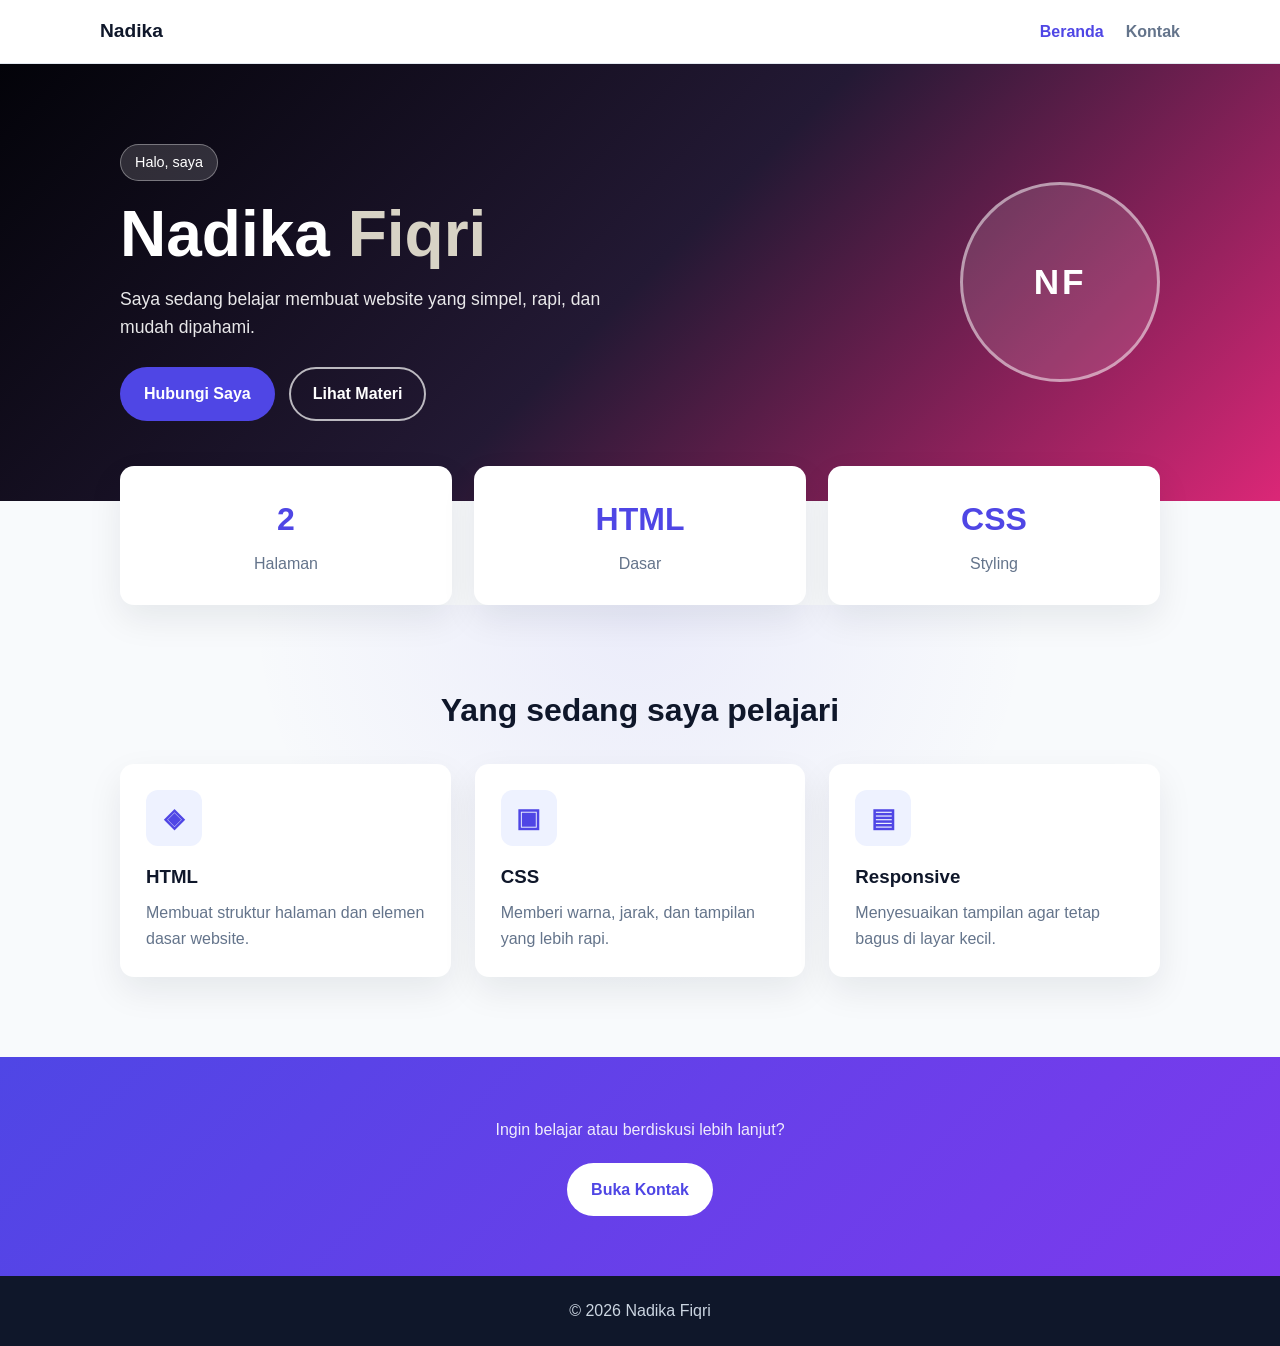
<file: index.html>
<!DOCTYPE html>
<html lang="id">
<head>
  <meta charset="UTF-8">
  <meta name="viewport" content="width=device-width, initial-scale=1.0">
  <title>Nadika Fiqri | Portofolio</title>
  <link rel="stylesheet" href="style.css">
</head>
<body>
  <header class="navbar">
    <div class="container nav-inner">
      <a href="index.html" class="logo">Nadika</a>
      <nav>
        <a href="index.html" class="active">Beranda</a>
        <a href="halaman2.html">Kontak</a>
      </nav>
    </div>
  </header>

  <main>
    <section class="hero">
      <div class="container hero-inner">
        <div class="hero-text">
          <span class="eyebrow">Halo, saya</span>
          <h1>Nadika <span class="highlight">Fiqri</span></h1>
          <p class="subtitle">Saya sedang belajar membuat website yang simpel, rapi, dan mudah dipahami.</p>
          <div class="hero-buttons">
            <a href="halaman2.html" class="btn btn-primary">Hubungi Saya</a>
            <a href="#belajar" class="btn btn-outline">Lihat Materi</a>
          </div>
        </div>

        <div class="hero-figure">
          <div class="avatar">NF</div>
        </div>
      </div>
    </section>

    <section class="stats">
      <div class="container stats-grid">
        <div class="stat-card">
          <h3>2</h3>
          <p>Halaman</p>
        </div>
        <div class="stat-card">
          <h3>HTML</h3>
          <p>Dasar</p>
        </div>
        <div class="stat-card">
          <h3>CSS</h3>
          <p>Styling</p>
        </div>
      </div>
    </section>

    <section class="learning" id="belajar">
      <div class="container">
        <h2 class="section-title">Yang sedang saya pelajari</h2>
        <div class="cards">
          <article class="card">
            <div class="card-icon">◈</div>
            <h3>HTML</h3>
            <p>Membuat struktur halaman dan elemen dasar website.</p>
          </article>

          <article class="card">
            <div class="card-icon">▣</div>
            <h3>CSS</h3>
            <p>Memberi warna, jarak, dan tampilan yang lebih rapi.</p>
          </article>

          <article class="card">
            <div class="card-icon">▤</div>
            <h3>Responsive</h3>
            <p>Menyesuaikan tampilan agar tetap bagus di layar kecil.</p>
          </article>
        </div>
      </div>
    </section>

    <section class="cta">
      <div class="container">
        <p>Ingin belajar atau berdiskusi lebih lanjut?</p>
        <a href="halaman2.html" class="btn btn-white">Buka Kontak</a>
      </div>
    </section>
  </main>

  <footer>
    <div class="container footer-inner">
      <p>© 2026 Nadika Fiqri</p>
    </div>
  </footer>
</body>
</html>
</file>
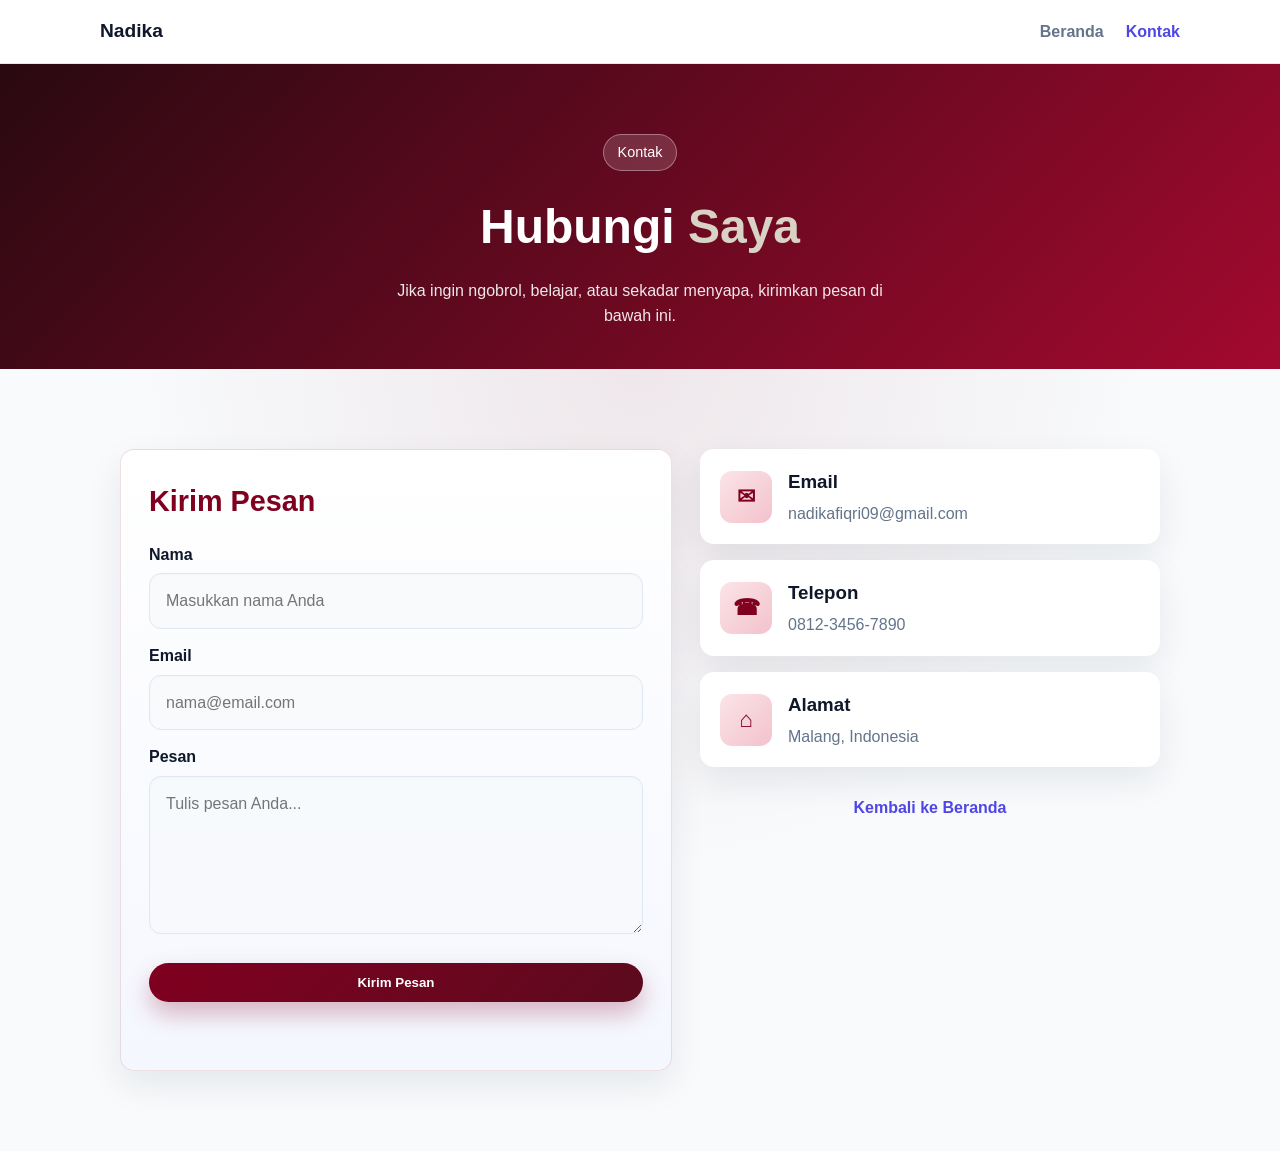
<file: halaman2.html>
<!DOCTYPE html>
<html lang="id">
<head>
  <meta charset="UTF-8">
  <meta name="viewport" content="width=device-width, initial-scale=1.0">
  <title>Kontak | Nadika Fiqri</title>
  <link rel="stylesheet" href="style.css">
</head>
<body>
  <header class="navbar">
    <div class="container nav-inner">
      <a href="index.html" class="logo">Nadika</a>
      <nav>
        <a href="index.html">Beranda</a>
        <a href="halaman2.html" class="active">Kontak</a>
      </nav>
    </div>
  </header>

  <section class="page-head">
    <div class="container">
      <span class="eyebrow">Kontak</span>
      <h1>Hubungi <span class="highlight">Saya</span></h1>
      <p>Jika ingin ngobrol, belajar, atau sekadar menyapa, kirimkan pesan di bawah ini.</p>
    </div>
  </section>

  <section class="contact">
    <div class="container contact-grid">
      <div class="contact-form card">
        <h2>Kirim Pesan</h2>
        <form id="contactForm">
          <label for="nama">Nama</label>
          <input type="text" id="nama" name="nama" placeholder="Masukkan nama Anda" required>

          <label for="email">Email</label>
          <input type="email" id="email" name="email" placeholder="nama@email.com" required>

          <label for="pesan">Pesan</label>
          <textarea id="pesan" name="pesan" rows="5" placeholder="Tulis pesan Anda..." required></textarea>

          <button type="submit" id="submitBtn" class="btn btn-primary btn-block">Kirim Pesan</button>
          <p id="formStatus" aria-live="polite"></p>
        </form>
      </div>

      <div class="contact-info">
        <div class="info-card card">
          <div class="info-icon">✉</div>
          <div>
            <h3>Email</h3>
            <p>nadikafiqri09@gmail.com</p>
          </div>
        </div>

        <div class="info-card card">
          <div class="info-icon">☎</div>
          <div>
            <h3>Telepon</h3>
            <p>0812-3456-7890</p>
          </div>
        </div>

        <div class="info-card card">
          <div class="info-icon">⌂</div>
          <div>
            <h3>Alamat</h3>
            <p>Malang, Indonesia</p>
          </div>
        </div>

        <a href="index.html" class="btn btn-outline btn-block">Kembali ke Beranda</a>
      </div>
    </div>
  </section>

  <script src="script.js" defer></script>
</body>
</html>
</file>
<file: style.css>
:root {
  --primary: #4f46e5;
  --primary-dark: #3b37c9;
  --accent: #d8d3c5;
  --dark: #0f172a;
  --gray: #64748b;
  --light: #f8fafc;
  --white: #ffffff;
  --radius: 14px;
  --shadow: 0 14px 35px rgba(15, 23, 42, 0.08);
}

* {
  margin: 0;
  padding: 0;
  box-sizing: border-box;
}

html {
  scroll-behavior: smooth;
}

body {
  font-family: "Segoe UI", Arial, sans-serif;
  line-height: 1.6;
  color: var(--dark);
  background: var(--light);
}

img {
  max-width: 100%;
}

.container {
  max-width: 1080px;
  margin: 0 auto;
  padding: 0 20px;
}

.navbar {
  background: var(--white);
  border-bottom: 1px solid #e2e8f0;
  position: sticky;
  top: 0;
  z-index: 10;
}

.nav-inner {
  display: flex;
  align-items: center;
  justify-content: space-between;
  padding: 16px 0;
}

.logo {
  text-decoration: none;
  color: var(--dark);
  font-size: 1.2rem;
  font-weight: 700;
}

nav {
  display: flex;
  gap: 22px;
}

nav a {
  text-decoration: none;
  color: var(--gray);
  font-weight: 600;
  transition: color 0.2s ease;
}

nav a:hover,
nav a.active {
  color: var(--primary);
}

.hero {
  background: linear-gradient(135deg, #030309, #231934, #db2777);
  color: var(--white);
  padding: 80px 0;
}

.hero-inner {
  display: flex;
  align-items: center;
  justify-content: space-between;
  gap: 40px;
}

.hero-text {
  flex: 1;
}

.eyebrow {
  display: inline-block;
  background: rgba(255, 255, 255, 0.15);
  border: 1px solid rgba(255, 255, 255, 0.35);
  border-radius: 999px;
  padding: 6px 14px;
  margin-bottom: 18px;
  font-size: 0.9rem;
}

.hero h1 {
  font-size: clamp(2.3rem, 5vw, 4rem);
  line-height: 1.1;
  margin-bottom: 16px;
}

.highlight {
  color: var(--accent);
}

.subtitle {
  max-width: 500px;
  font-size: 1.1rem;
  opacity: 0.9;
  margin-bottom: 26px;
}

.hero-buttons {
  display: flex;
  gap: 14px;
  flex-wrap: wrap;
}

.btn {
  display: inline-block;
  padding: 12px 22px;
  border-radius: 999px;
  text-decoration: none;
  border: 2px solid transparent;
  font-weight: 600;
  transition: all 0.2s ease;
}

.btn:hover {
  transform: translateY(-2px);
}

.btn-primary {
  background: var(--primary);
  color: var(--white);
}

.btn-primary:hover {
  background: var(--primary-dark);
}

.btn-outline {
  background: transparent;
  color: var(--primary);
  border-color: var(--primary);
}

.btn-outline:hover {
  background: var(--primary);
  color: var(--white);
}

.hero .btn-outline {
  color: var(--white);
  border-color: rgba(255, 255, 255, 0.7);
}

.hero .btn-outline:hover {
  background: var(--white);
  color: var(--primary);
}

.btn-white {
  background: var(--white);
  color: var(--primary);
}

.hero-figure {
  display: flex;
  justify-content: center;
  align-items: center;
}

.avatar {
  width: 200px;
  height: 200px;
  border-radius: 50%;
  display: flex;
  align-items: center;
  justify-content: center;
  font-size: 2.2rem;
  font-weight: 700;
  letter-spacing: 0.08em;
  background: rgba(255, 255, 255, 0.12);
  border: 3px solid rgba(255, 255, 255, 0.5);
}

.stats {
  margin-top: -35px;
}

.stats-grid {
  display: grid;
  grid-template-columns: repeat(3, minmax(0, 1fr));
  gap: 22px;
}

.stat-card,
.card,
.info-card {
  background: var(--white);
  border-radius: var(--radius);
  box-shadow: var(--shadow);
}

.stat-card {
  text-align: center;
  padding: 28px 18px;
}

.stat-card h3 {
  font-size: 2rem;
  color: var(--primary);
  margin-bottom: 6px;
}

.stat-card p {
  color: var(--gray);
}

.learning,
.contact {
  padding: 80px 0;
  background: radial-gradient(circle at top, rgba(79, 70, 229, 0.08), transparent 50%);
}

.section-title {
  text-align: center;
  font-size: 2rem;
  margin-bottom: 28px;
}

.cards {
  display: grid;
  grid-template-columns: repeat(3, minmax(0, 1fr));
  gap: 24px;
}

.card {
  padding: 26px;
}

.card-icon {
  width: 56px;
  height: 56px;
  border-radius: 12px;
  display: flex;
  align-items: center;
  justify-content: center;
  background: #eef2ff;
  color: var(--primary);
  font-size: 1.6rem;
  font-weight: 700;
  margin-bottom: 16px;
}

.card h3 {
  margin-bottom: 8px;
}

.card p,
.info-card p,
.page-head p,
.cta p {
  color: var(--gray);
}

.cta {
  background: linear-gradient(135deg, #4f46e5, #7c3aed);
  padding: 60px 0;
  text-align: center;
}

.cta p {
  color: var(--white);
  opacity: 0.9;
  margin-bottom: 20px;
}

.page-head {
  background: linear-gradient(135deg, #2a0911, #a3092f);
  color: var(--white);
  padding: 70px 0 40px;
  text-align: center;
}

.page-head h1 {
  font-size: clamp(2.2rem, 4vw, 3rem);
  margin-bottom: 12px;
}

.page-head p {
  max-width: 520px;
  margin: 0 auto;
  color: rgba(255, 255, 255, 0.9);
}

.contact-grid {
  display: grid;
  grid-template-columns: 1.2fr 1fr;
  gap: 28px;
  align-items: start;
}

.contact-form {
  padding: 28px;
  background: linear-gradient(180deg, #ffffff 0%, #f5f7ff 100%);
  border: 1px solid rgba(79, 70, 229, 0.08);
  transition: transform 0.25s ease, box-shadow 0.25s ease;
}

.contact-form:hover {
  transform: translateY(-4px);
  box-shadow: 0 22px 45px rgba(79, 70, 229, 0.1);
}

.contact-form h2 {
  margin-bottom: 18px;
  color: var(--primary);
  font-size: 1.8rem;
}

form label {
  display: block;
  font-weight: 600;
  margin: 14px 0 6px;
  color: var(--dark);
}

form input,
form textarea {
  width: 100%;
  padding: 14px 16px;
  border: 1px solid #dfe7f3;
  border-radius: 12px;
  font: inherit;
  background: rgba(248, 250, 252, 0.9);
  transition: all 0.2s ease;
  box-shadow: inset 0 1px 2px rgba(15, 23, 42, 0.02);
}

form input:focus,
form textarea:focus {
  outline: none;
  border-color: rgba(79, 70, 229, 0.8);
  background: var(--white);
  box-shadow: 0 0 0 4px rgba(79, 70, 229, 0.12);
}

form textarea {
  resize: vertical;
  min-height: 140px;
}

form .btn {
  margin-top: 22px;
  background: linear-gradient(135deg, var(--primary), #7c3aed);
  box-shadow: 0 12px 24px rgba(79, 70, 229, 0.28);
}

form .btn:hover {
  background: linear-gradient(135deg, var(--primary-dark), var(--primary));
}

#formStatus {
  min-height: 24px;
  margin-top: 16px;
  font-weight: 600;
}

.btn-block {
  display: block;
  width: 100%;
  text-align: center;
  border: none;
}

.contact-info {
  display: flex;
  flex-direction: column;
  gap: 16px;
}

.info-card {
  display: flex;
  align-items: center;
  gap: 16px;
  padding: 18px 20px;
  transition: transform 0.2s ease, box-shadow 0.2s ease;
}

.info-card:hover {
  transform: translateY(-2px);
  box-shadow: 0 16px 30px rgba(15, 23, 42, 0.08);
}

.info-icon {
  width: 52px;
  height: 52px;
  border-radius: 12px;
  display: flex;
  align-items: center;
  justify-content: center;
  background: linear-gradient(135deg, #eef2ff, #e0e7ff);
  color: var(--primary);
  font-size: 1.4rem;
  font-weight: 700;
  flex-shrink: 0;
}

.info-card h3 {
  margin-bottom: 4px;
}

/* Halaman 2 - tema burgundi (hanya dipakai di halaman2.html) */
.contact {
  background: radial-gradient(circle at top, rgba(128, 0, 32, 0.08), transparent 50%);
}

.contact-form {
  border-color: rgba(128, 0, 32, 0.12);
}

.contact-form:hover {
  box-shadow: 0 22px 45px rgba(128, 0, 32, 0.12);
}

.contact-form h2 {
  color: #800020;
}

.contact-form input:focus,
.contact-form textarea:focus {
  border-color: rgba(128, 0, 32, 0.8);
  box-shadow: 0 0 0 4px rgba(128, 0, 32, 0.12);
}

.contact-form .btn {
  background: linear-gradient(135deg, #800020, #5C0A1E);
  box-shadow: 0 12px 24px rgba(128, 0, 32, 0.28);
}

.contact-form .btn:hover {
  background: linear-gradient(135deg, #5C0A1E, #800020);
}

.contact .info-icon {
  background: linear-gradient(135deg, #fbe4e8, #f3c2cc);
  color: #800020;
}

footer {
  background: var(--dark);
  color: #cbd5e1;
  padding: 22px 0;
}

.footer-inner {
  display: flex;
  justify-content: center;
  text-align: center;
}

@media (max-width: 800px) {
  .hero-inner,
  .contact-grid {
    grid-template-columns: 1fr;
    display: grid;
  }

  .hero {
    padding-top: 60px;
  }

  .hero-text {
    text-align: center;
  }

  .subtitle {
    margin-left: auto;
    margin-right: auto;
  }

  .hero-buttons {
    justify-content: center;
  }

  .stats-grid,
  .cards {
    grid-template-columns: 1fr;
  }

  nav {
    gap: 12px;
    font-size: 0.9rem;
  }
}
</file>
